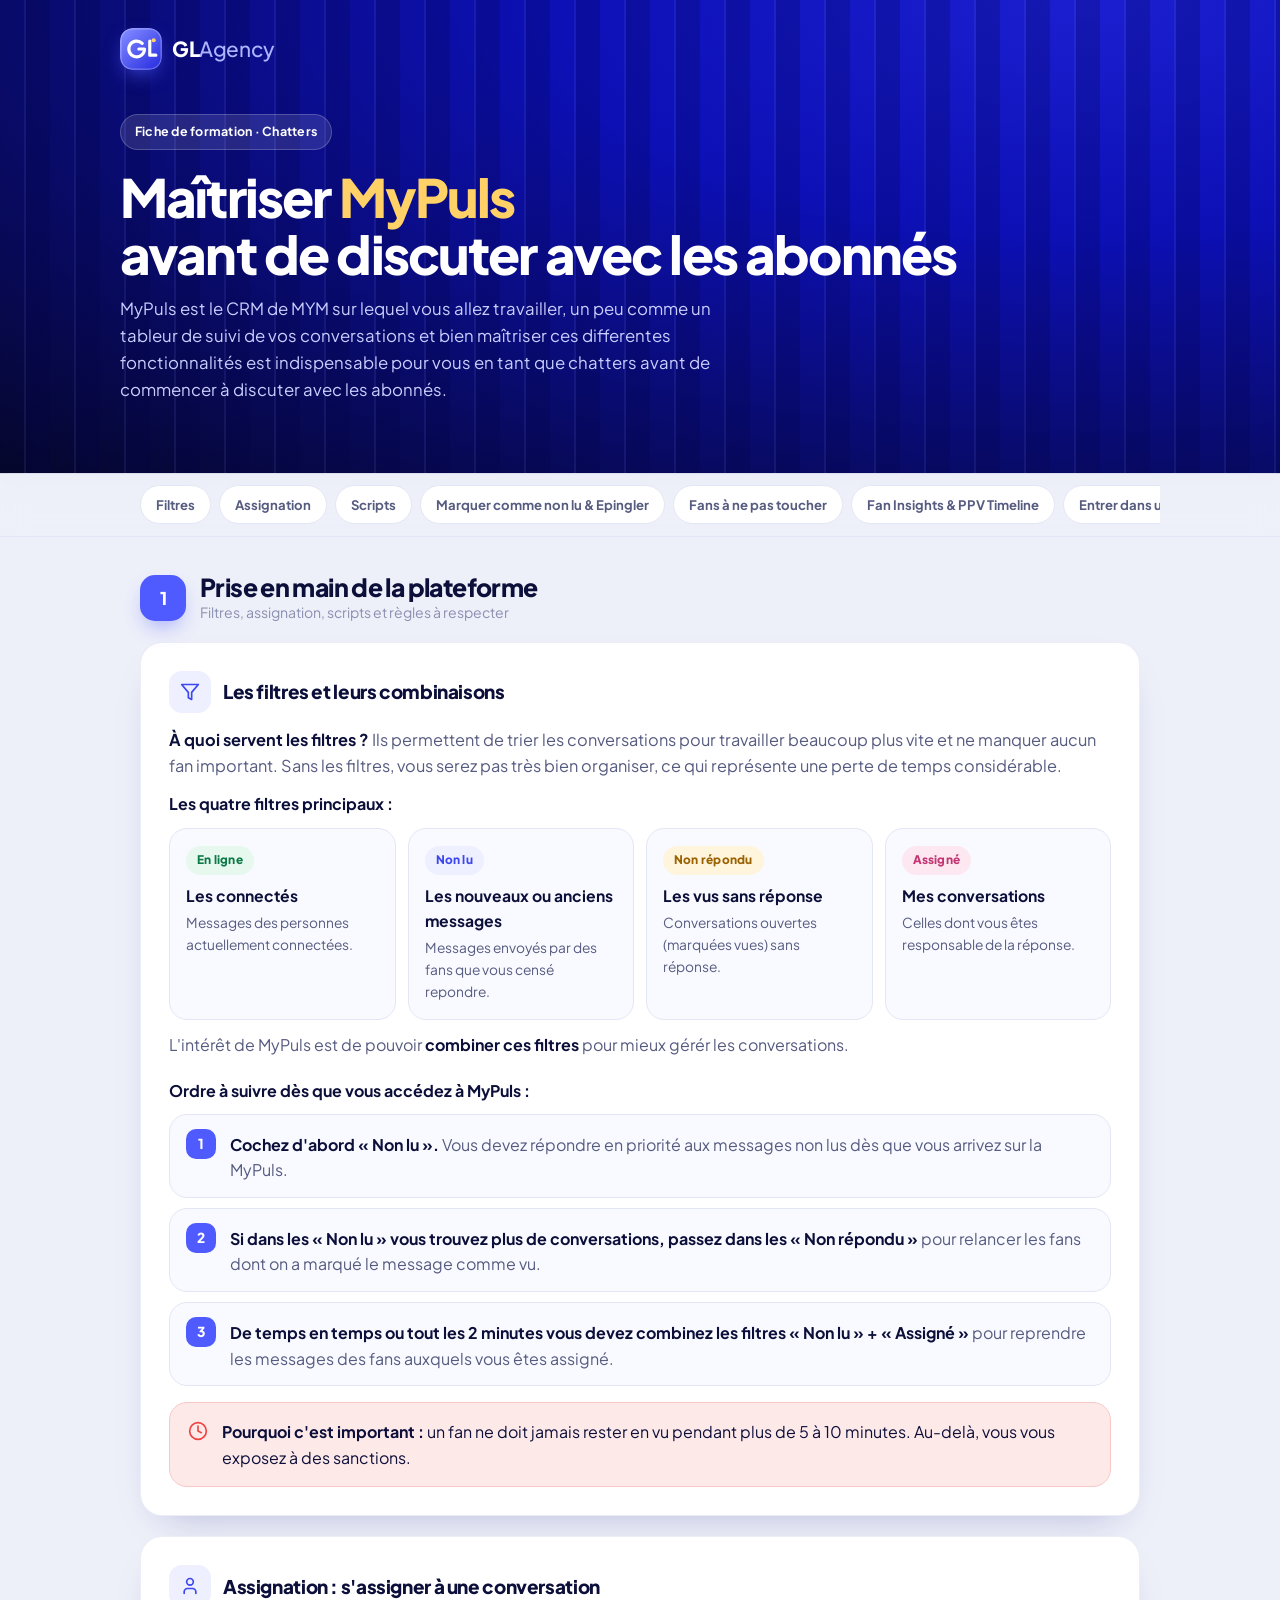
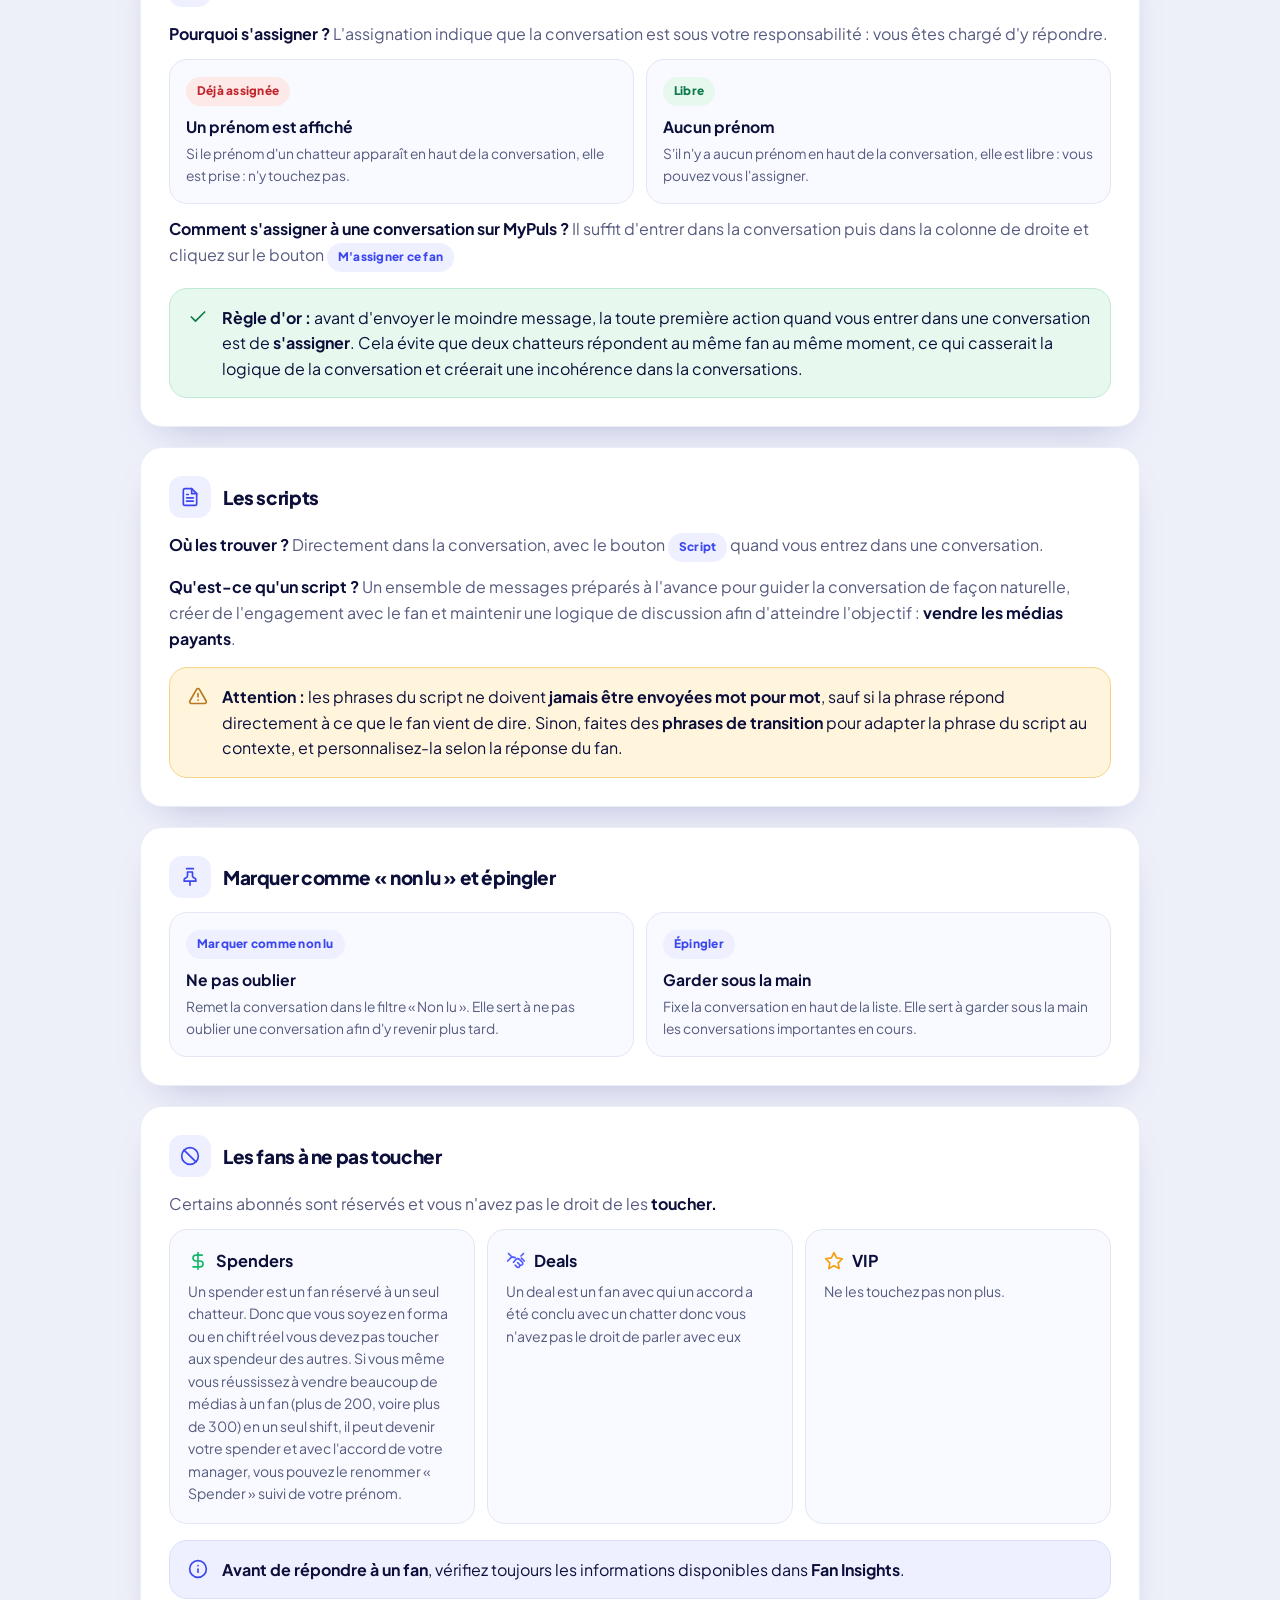
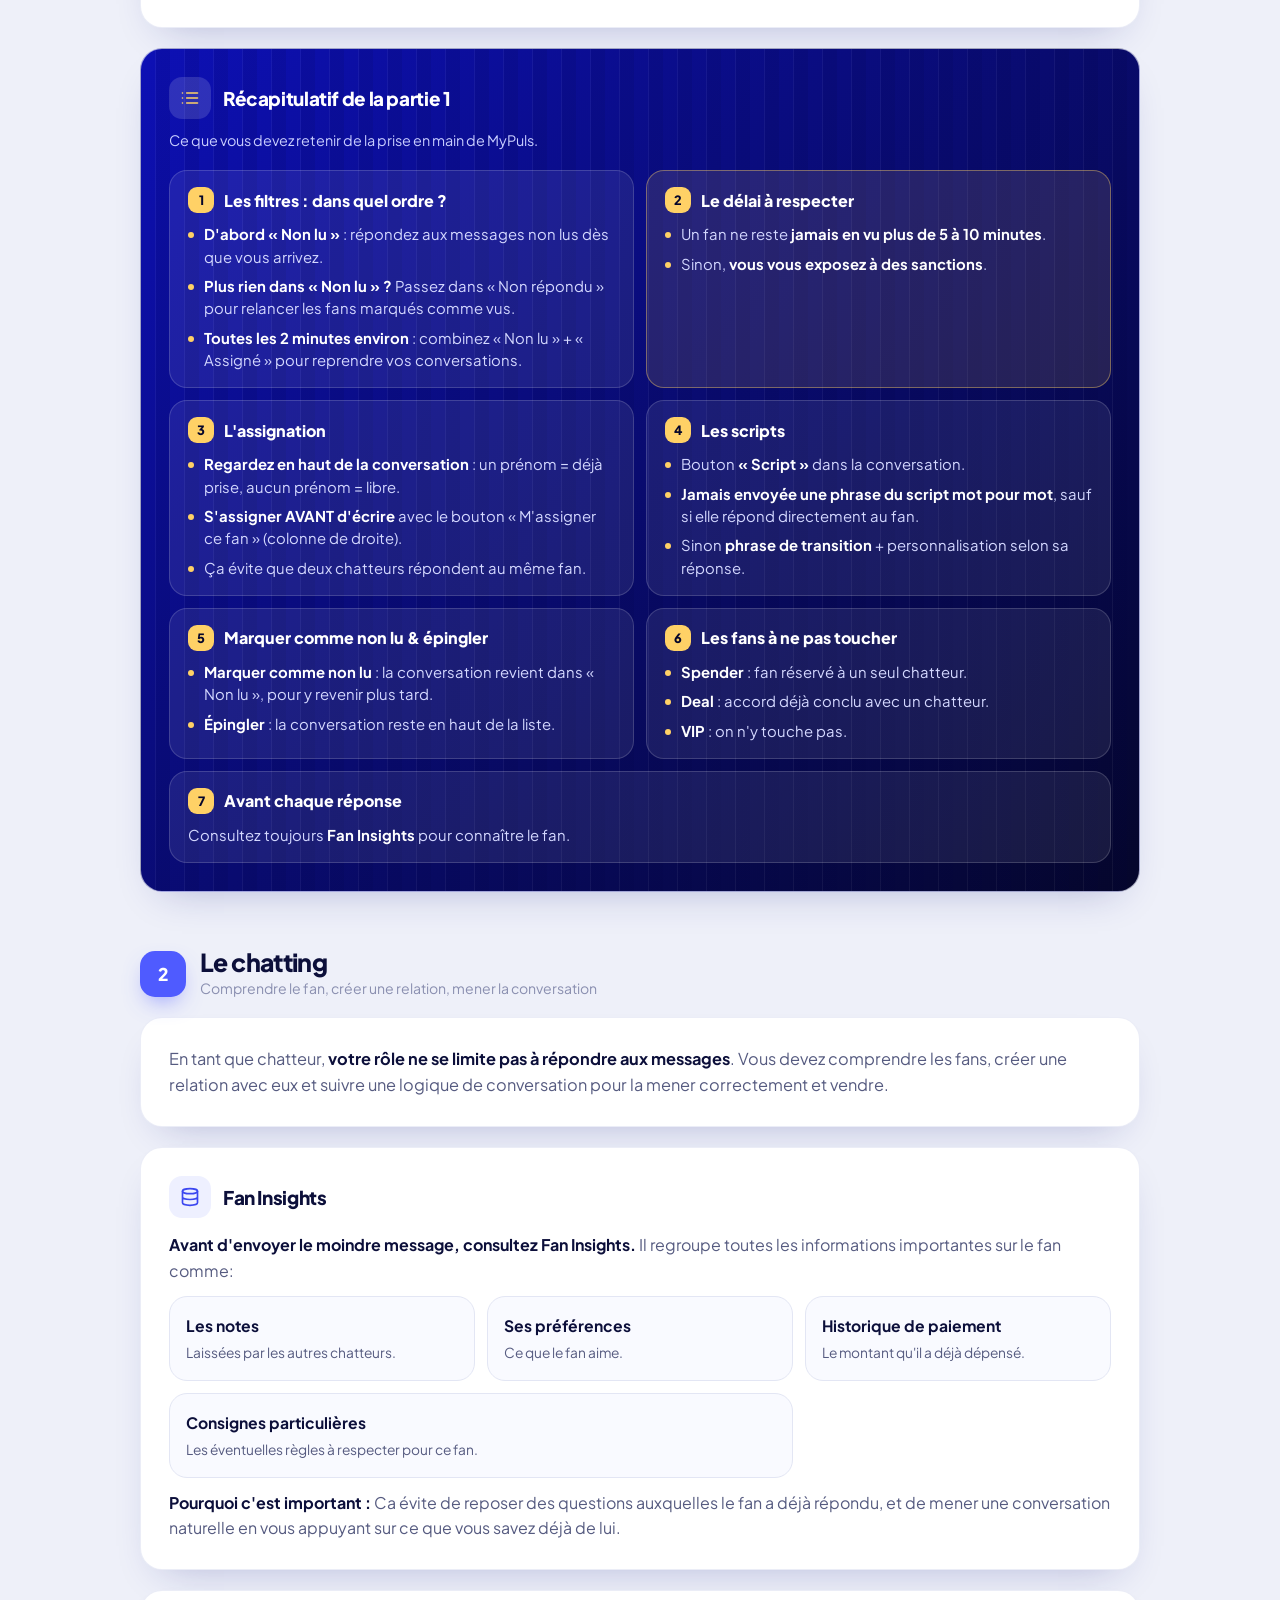
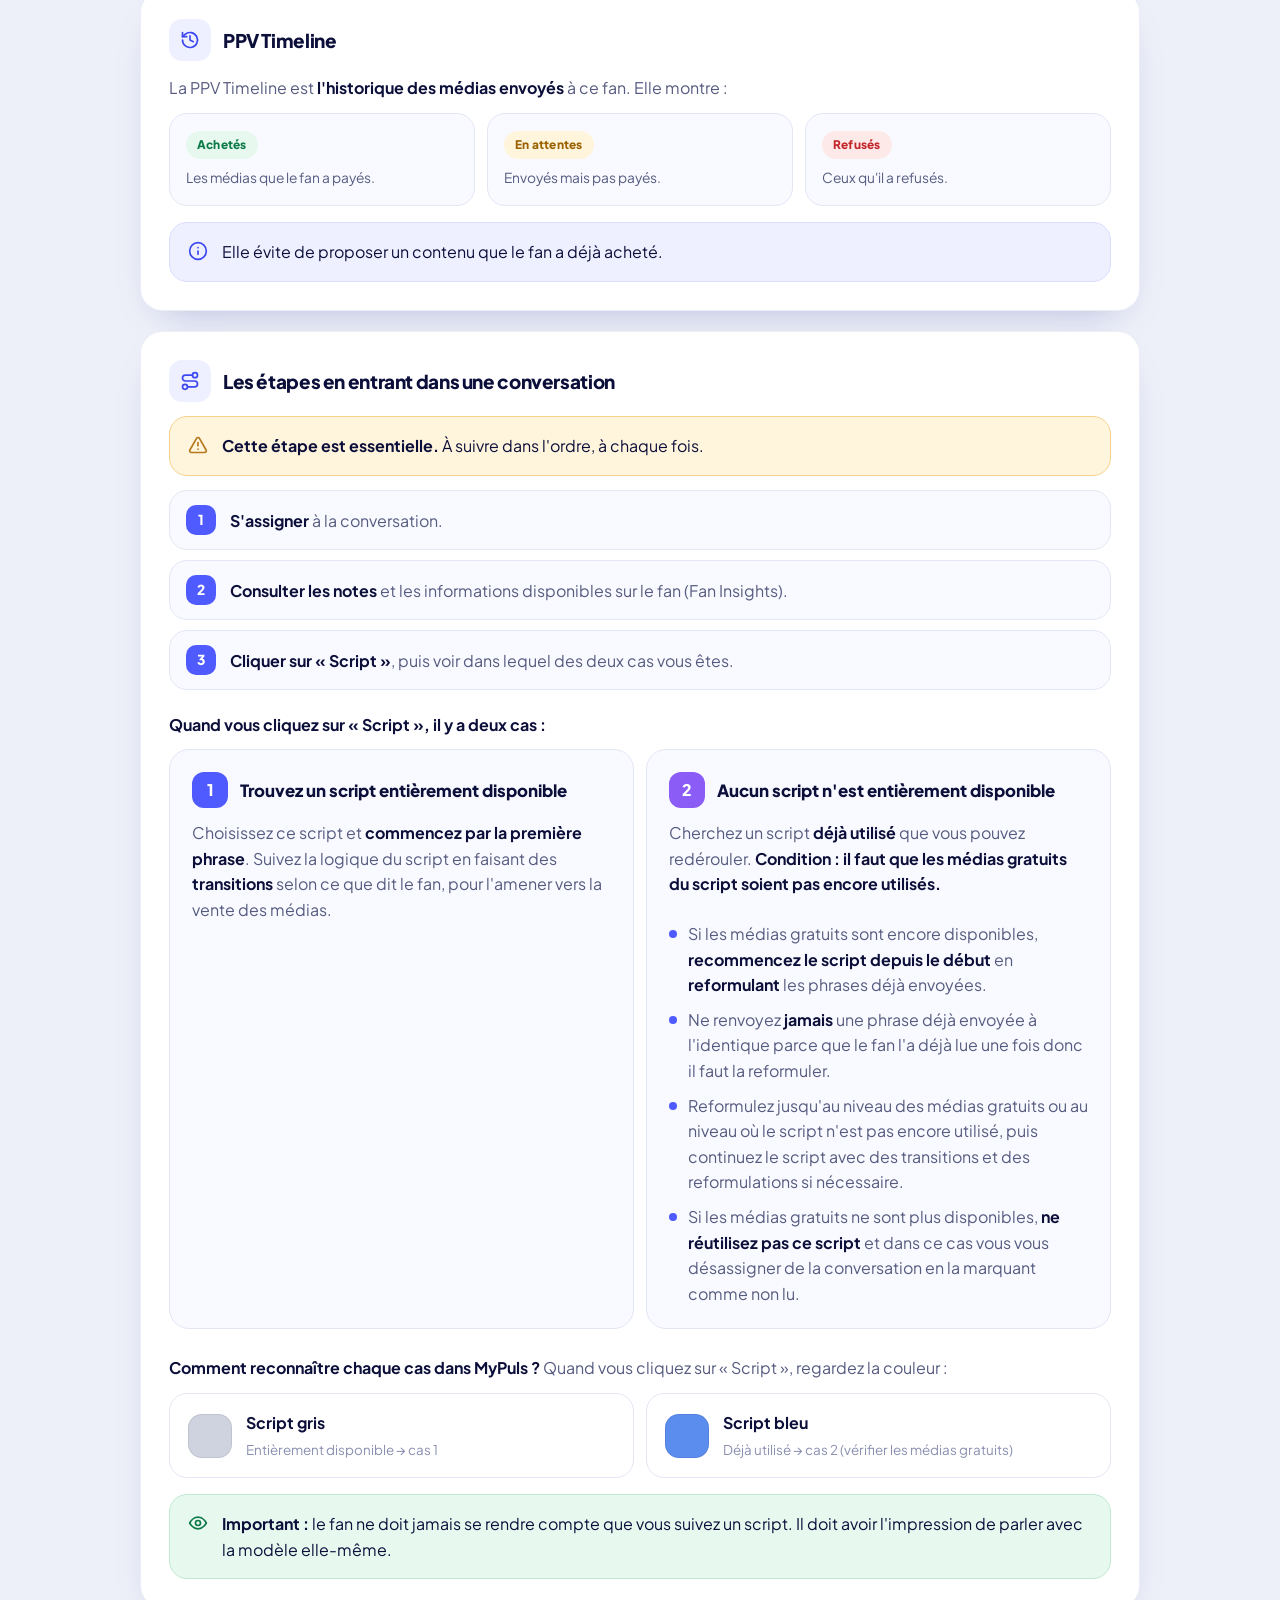
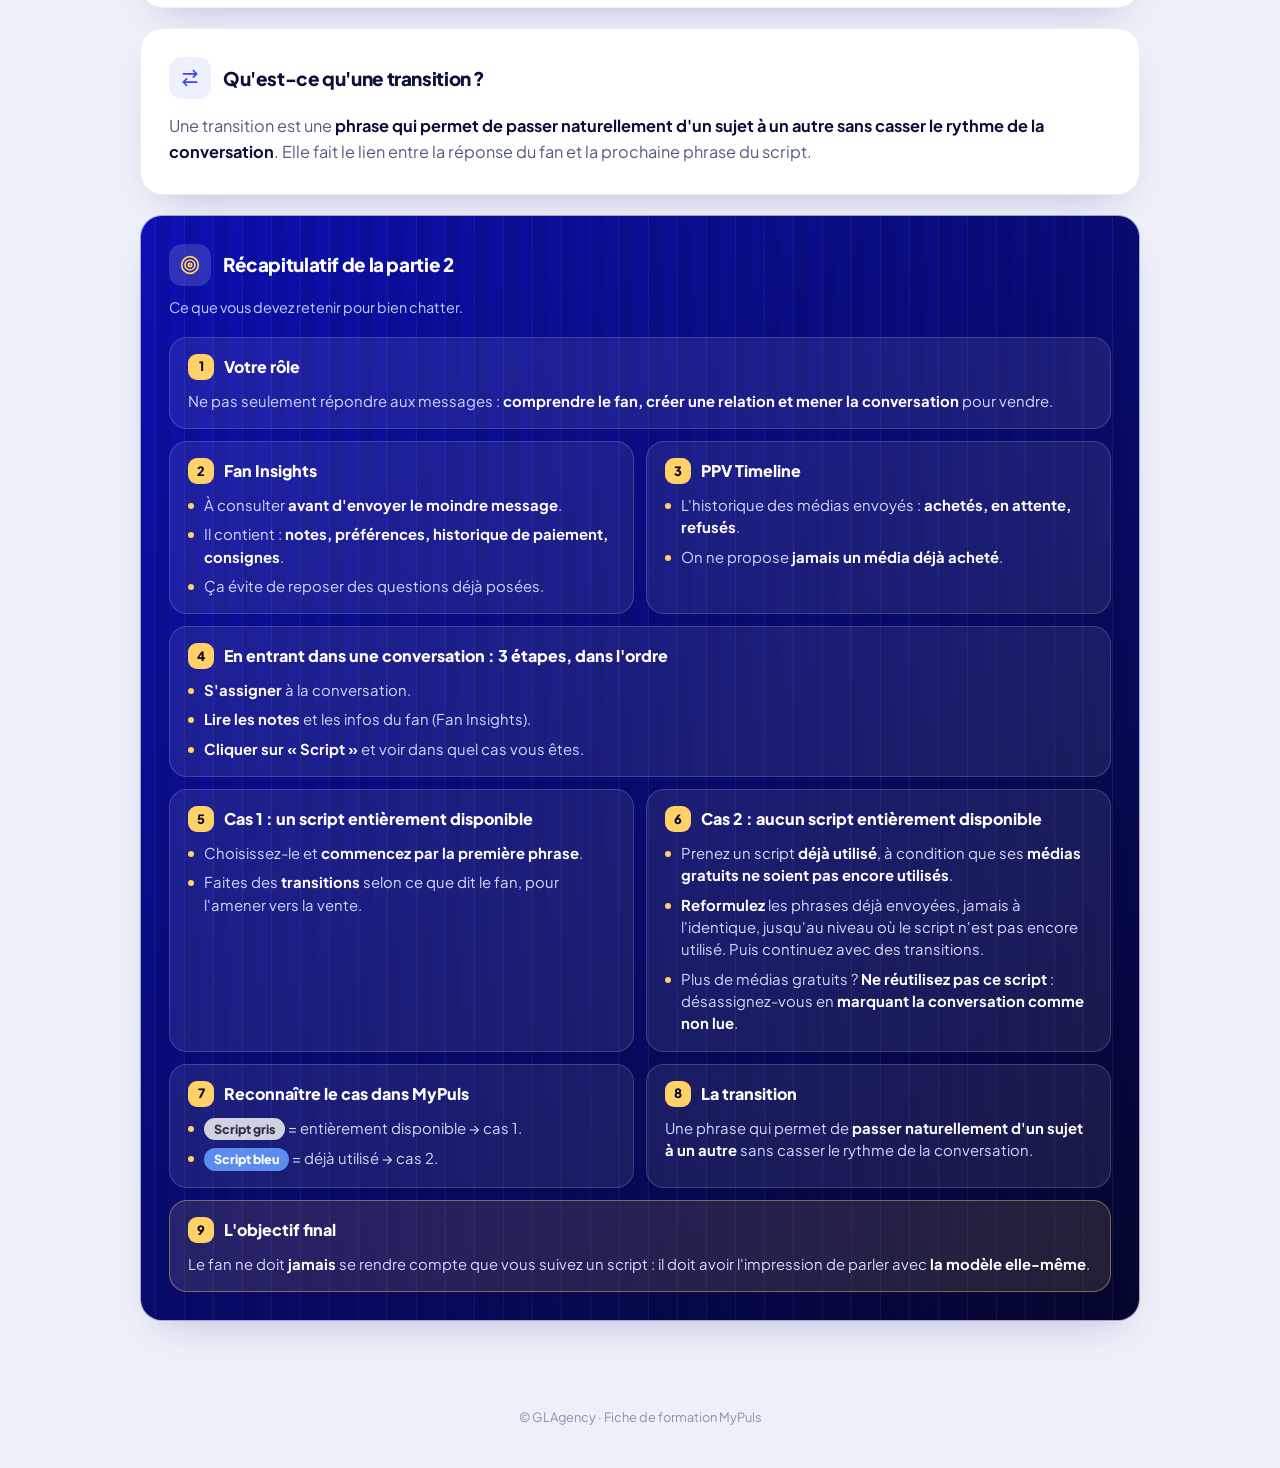
<file: fiche-mypuls.html>
<!DOCTYPE html>
<html lang="fr">

<head>
  <meta charset="UTF-8" />
  <meta name="viewport" content="width=device-width, initial-scale=1.0" />
  <title>Fiche de formation MyPuls · GLAgency</title>
  <link rel="preconnect" href="https://fonts.googleapis.com" />
  <link rel="preconnect" href="https://fonts.gstatic.com" crossorigin />
  <link href="https://fonts.googleapis.com/css2?family=Plus+Jakarta+Sans:wght@400;500;600;700;800&display=swap"
    rel="stylesheet" />
  <style>
    :root {
      --ink: #0c0f3a;
      --text: #565b80;
      --muted: #8a8fb0;
      --bg: #eef0f9;
      --card: #fff;
      --line: #e3e6f4;
      --indigo: #4f5bff;
      --indigo-600: #3c47f0;
      --indigo-50: #eef0ff;
      --royal: #0d10b5;
      --navy: #05062b;
      --green: #12b76a;
      --green-50: #e7f8ef;
      --amber: #f59e0b;
      --amber-50: #fff4dc;
      --red: #ef4444;
      --red-50: #fee9e9;
      --yellow: #ffd166;
      --radius: 22px;
      --shadow: 0 18px 40px -22px rgba(24, 30, 130, .3);
    }

    * {
      box-sizing: border-box;
      margin: 0;
      padding: 0
    }

    html {
      scroll-behavior: smooth;
      scroll-padding-top: 84px
    }

    body {
      font-family: "Plus Jakarta Sans", system-ui, -apple-system, "Segoe UI", sans-serif;
      color: var(--text);
      background: var(--bg);
      line-height: 1.6;
      -webkit-font-smoothing: antialiased
    }

    svg {
      display: block
    }

    b,
    strong {
      font-weight: 700;
      color: var(--ink)
    }

    ul,
    ol {
      list-style: none
    }

    .ico {
      width: 20px;
      height: 20px;
      fill: none;
      stroke: currentColor;
      stroke-width: 2;
      stroke-linecap: round;
      stroke-linejoin: round;
      flex-shrink: 0
    }

    /* Hero */
    .hero {
      position: relative;
      isolation: isolate;
      color: #fff;
      background: radial-gradient(120% 140% at 85% 0%, #1b1fd0 0%, var(--royal) 35%, var(--navy) 100%);
      padding: 28px 20px 70px;
      overflow: hidden
    }

    .hero::before {
      content: "";
      position: absolute;
      inset: 0;
      z-index: -1;
      background: repeating-linear-gradient(90deg, rgba(255, 255, 255, 0) 0 24px, rgba(130, 140, 255, .1) 24px 26px, rgba(0, 0, 70, .22) 26px 50px)
    }

    .wrap {
      max-width: 1040px;
      margin: 0 auto
    }

    .brand {
      display: flex;
      align-items: center;
      gap: 10px;
      margin-bottom: 44px
    }

    .brand svg {
      width: 42px;
      height: 42px;
      border-radius: 13px;
      box-shadow: 0 8px 20px -6px rgba(79, 91, 255, .8)
    }

    .brand span {
      font-size: 1.3rem;
      font-weight: 800;
      letter-spacing: -.02em
    }

    .brand span b {
      font-weight: 500;
      color: #aeb5ff
    }

    .pill {
      display: inline-flex;
      align-items: center;
      gap: 8px;
      padding: 7px 14px;
      border-radius: 999px;
      background: rgba(255, 255, 255, .12);
      border: 1px solid rgba(255, 255, 255, .2);
      font-size: .78rem;
      font-weight: 700;
      letter-spacing: .02em
    }

    .hero h1 {
      font-size: clamp(2rem, 5.4vw, 3.3rem);
      line-height: 1.08;
      font-weight: 800;
      letter-spacing: -.035em;
      margin: 18px 0 14px
    }

    .hero h1 em {
      font-style: normal;
      color: var(--yellow)
    }

    .hero p {
      max-width: 640px;
      color: #c9ceff;
      font-size: 1.05rem
    }

    /* Nav */
    .nav {
      position: sticky;
      top: 0;
      z-index: 20;
      background: rgba(238, 240, 249, .85);
      backdrop-filter: blur(12px);
      border-bottom: 1px solid var(--line);
      margin-top: -1px
    }

    .nav .wrap {
      display: flex;
      gap: 8px;
      overflow-x: auto;
      padding: 12px 20px;
      scrollbar-width: none
    }

    .nav a {
      white-space: nowrap;
      text-decoration: none;
      color: var(--text);
      font-size: .82rem;
      font-weight: 700;
      padding: 8px 15px;
      border-radius: 999px;
      background: #fff;
      border: 1.5px solid var(--line);
      transition: .2s
    }

    .nav a:hover {
      border-color: var(--indigo);
      color: var(--indigo)
    }

    main {
      max-width: 1040px;
      margin: 0 auto;
      padding: 0 20px 56px
    }

    .pull {
      margin-top: -64px;
      position: relative;
      z-index: 2
    }

    /* Cards */
    .card {
      background: var(--card);
      border-radius: var(--radius);
      padding: 28px;
      box-shadow: var(--shadow);
      border: 1px solid rgba(227, 230, 244, .7)
    }

    .part {
      margin: 56px 0 18px;
      display: flex;
      align-items: center;
      gap: 14px
    }

    .part__n {
      width: 46px;
      height: 46px;
      border-radius: 15px;
      display: grid;
      place-items: center;
      background: var(--indigo);
      color: #fff;
      font-weight: 800;
      font-size: 1.1rem;
      box-shadow: 0 10px 24px -10px rgba(79, 91, 255, .8)
    }

    .part h2 {
      font-size: 1.55rem;
      font-weight: 800;
      color: var(--ink);
      letter-spacing: -.025em;
      line-height: 1.15
    }

    .part p {
      font-size: .88rem;
      color: var(--muted)
    }

    section.block {
      margin-bottom: 20px
    }

    .block>.card>h3 {
      display: flex;
      align-items: center;
      gap: 12px;
      font-size: 1.18rem;
      font-weight: 800;
      color: var(--ink);
      letter-spacing: -.02em;
      margin-bottom: 14px
    }

    .ic {
      width: 42px;
      height: 42px;
      border-radius: 13px;
      display: grid;
      place-items: center;
      background: var(--indigo-50);
      color: var(--indigo-600);
      flex-shrink: 0
    }

    .card p+p,
    .card p+ul,
    .card ul+p,
    .card p+.grid,
    .card .grid+p {
      margin-top: 12px
    }

    .lead {
      font-size: 1.02rem
    }

    .grid {
      display: grid;
      gap: 12px
    }

    .g2 {
      grid-template-columns: repeat(2, 1fr)
    }

    .g4 {
      grid-template-columns: repeat(4, 1fr)
    }

    .tile {
      border: 1.5px solid var(--line);
      background: #f9faff;
      border-radius: 18px;
      padding: 16px
    }

    .tile b {
      display: block;
      margin: 8px 0 4px;
      font-size: .98rem
    }

    .tile p {
      font-size: .86rem;
      margin: 0 !important
    }

    .tag {
      display: inline-flex;
      align-items: center;
      gap: 6px;
      padding: 5px 11px;
      border-radius: 999px;
      font-size: .74rem;
      font-weight: 800;
      letter-spacing: .02em
    }

    .tag--ind {
      background: var(--indigo-50);
      color: var(--indigo-600)
    }

    .tag--grn {
      background: var(--green-50);
      color: #0b7a47
    }

    .tag--amb {
      background: var(--amber-50);
      color: #9a6200
    }

    .tag--red {
      background: var(--red-50);
      color: #c2262b
    }

    .tag--pink {
      background: #fde8f1;
      color: #c23572
    }

    /* steps */
    .steps {
      counter-reset: s;
      display: flex;
      flex-direction: column;
      gap: 10px
    }

    .steps li {
      counter-increment: s;
      display: flex;
      gap: 14px;
      align-items: flex-start;
      padding: 14px 16px;
      border-radius: 18px;
      background: #f9faff;
      border: 1.5px solid var(--line)
    }

    .steps li::before {
      content: counter(s);
      width: 30px;
      height: 30px;
      border-radius: 10px;
      background: var(--indigo);
      color: #fff;
      display: grid;
      place-items: center;
      font-weight: 800;
      font-size: .86rem;
      flex-shrink: 0
    }

    .steps li div {
      padding-top: 3px
    }

    .bul {
      display: flex;
      flex-direction: column;
      gap: 9px
    }

    .bul li {
      display: flex;
      gap: 11px;
      align-items: flex-start
    }

    .bul li::before {
      content: "";
      width: 8px;
      height: 8px;
      border-radius: 50%;
      background: var(--indigo);
      margin-top: 9px;
      flex-shrink: 0
    }

    .note {
      display: flex;
      gap: 14px;
      align-items: flex-start;
      padding: 16px 18px;
      border-radius: 18px;
      margin-top: 16px;
      background: var(--indigo-50);
      color: var(--ink);
      border: 1.5px solid #d9defe
    }

    .note .ico {
      color: var(--indigo-600);
      margin-top: 2px
    }

    .note--warn {
      background: var(--amber-50);
      border-color: #f6d38a
    }

    .note--warn .ico {
      color: #b7791f
    }

    .note--ok {
      background: var(--green-50);
      border-color: #bfe9d3
    }

    .note--ok .ico {
      color: #0b7a47
    }

    .note--red {
      background: var(--red-50);
      border-color: #f8c8c8
    }

    .note--red .ico {
      color: var(--red)
    }

    /* cases */
    .case {
      border-radius: 20px;
      padding: 22px;
      border: 1.5px solid var(--line);
      background: #f9faff;
      display: flex;
      flex-direction: column;
      gap: 12px
    }

    .case__head {
      display: flex;
      align-items: center;
      gap: 12px
    }

    .case__n {
      width: 36px;
      height: 36px;
      border-radius: 12px;
      display: grid;
      place-items: center;
      font-weight: 800;
      color: #fff;
      background: var(--indigo)
    }

    .case h4 {
      font-size: 1.05rem;
      color: var(--ink);
      font-weight: 800;
      line-height: 1.25
    }

    .case--2 .case__n {
      background: #8b5cf6
    }

    /* colors */
    .swatch {
      display: flex;
      align-items: center;
      gap: 14px;
      padding: 16px 18px;
      border-radius: 18px;
      border: 1.5px solid var(--line);
      background: #fff
    }

    .dot {
      width: 44px;
      height: 44px;
      border-radius: 14px;
      flex-shrink: 0;
      box-shadow: inset 0 0 0 1px rgba(0, 0, 0, .08)
    }

    .dot--gray {
      background: #cfd3df
    }

    .dot--blue {
      background: #5b8def
    }

    .swatch b {
      display: block
    }

    .swatch small {
      color: var(--muted);
      font-size: .84rem
    }

    /* Spenders etc */
    .fan {
      padding: 18px;
      border-radius: 18px;
      border: 1.5px solid var(--line);
      background: #f9faff
    }

    .fan b {
      display: flex;
      align-items: center;
      gap: 8px;
      font-size: 1.02rem;
      margin-bottom: 6px
    }

    .fan p {
      font-size: .88rem;
      margin: 0 !important
    }

    .recap {
      background: linear-gradient(135deg, var(--royal), var(--navy));
      color: #d4d8ff;
      position: relative;
      isolation: isolate;
      overflow: hidden
    }

    .recap::before {
      content: "";
      position: absolute;
      inset: 0;
      z-index: -1;
      background: repeating-linear-gradient(90deg, rgba(255, 255, 255, 0) 0 14px, rgba(255, 255, 255, .05) 14px 15px, rgba(0, 0, 60, .1) 15px 29px)
    }

    .recap h3 {
      color: #fff !important
    }

    .recap .ic {
      background: rgba(255, 255, 255, .14);
      color: var(--yellow)
    }

    .recap b {
      color: #fff
    }

    .recap ol {
      counter-reset: r;
      display: flex;
      flex-direction: column;
      gap: 10px
    }

    .recap li {
      counter-increment: r;
      display: flex;
      gap: 12px;
      align-items: flex-start
    }

    .recap li::before {
      content: counter(r);
      width: 26px;
      height: 26px;
      border-radius: 9px;
      background: rgba(255, 255, 255, .14);
      color: var(--yellow);
      font-weight: 800;
      font-size: .8rem;
      display: grid;
      place-items: center;
      flex-shrink: 0;
      margin-top: 1px
    }

    footer {
      text-align: center;
      color: var(--muted);
      font-size: .8rem;
      padding: 10px 20px 40px
    }

    @media (max-width:820px) {
      .g4 {
        grid-template-columns: repeat(2, 1fr)
      }
    }

    @media (max-width:640px) {

      .g2,
      .g4 {
        grid-template-columns: 1fr
      }

      .card {
        padding: 22px 18px
      }

      .hero {
        padding-bottom: 60px
      }
    }


    /* Récapitulatifs clairs */
    .recap .sub {
      color: #c9ceff;
      font-size: .9rem;
      margin: -4px 0 18px
    }

    .rgrid {
      display: grid;
      grid-template-columns: repeat(2, 1fr);
      gap: 12px
    }

    .rbox {
      background: rgba(255, 255, 255, .08);
      border: 1px solid rgba(255, 255, 255, .16);
      border-radius: 18px;
      padding: 16px 18px
    }

    .rbox--full {
      grid-column: 1 / -1
    }

    .rbox--alert {
      background: rgba(255, 209, 102, .12);
      border-color: rgba(255, 209, 102, .4)
    }

    .recap .rbox h4 {
      display: flex;
      align-items: center;
      gap: 10px;
      color: #fff;
      font-size: 1rem;
      font-weight: 800;
      margin-bottom: 10px
    }

    .rbox h4 i {
      font-style: normal;
      width: 26px;
      height: 26px;
      border-radius: 9px;
      background: var(--yellow);
      color: var(--navy);
      display: grid;
      place-items: center;
      font-size: .8rem;
      font-weight: 800;
      flex-shrink: 0
    }

    .recap .rbox ul {
      display: flex;
      flex-direction: column;
      gap: 7px
    }

    .recap .rbox li {
      display: flex;
      gap: 10px;
      align-items: flex-start;
      font-size: .93rem;
      line-height: 1.5
    }

    .recap .rbox li::before {
      content: "";
      counter-increment: none;
      width: 6px;
      height: 6px;
      min-width: 6px;
      border-radius: 50%;
      background: var(--yellow);
      margin-top: 9px;
      display: block
    }

    .recap .rbox p {
      font-size: .93rem;
      line-height: 1.5
    }

    .rbox .chip {
      display: inline-block;
      padding: 2px 10px;
      border-radius: 999px;
      font-size: .78rem;
      font-weight: 800;
      background: rgba(255, 255, 255, .16);
      color: #fff
    }

    .rbox .chip--gray {
      background: #cfd3df;
      color: #2b2f4a
    }

    .rbox .chip--blue {
      background: #5b8def;
      color: #fff
    }

    @media (max-width:640px) {
      .rgrid {
        grid-template-columns: 1fr
      }
    }

    @media print {
      .nav {
        display: none
      }

      .hero {
        padding-bottom: 50px
      }

      .pull {
        margin-top: 0
      }

      .card {
        box-shadow: none;
        break-inside: avoid
      }

      body {
        background: #fff
      }
    }
  </style>
</head>

<body>

  <svg width="0" height="0" style="position:absolute" aria-hidden="true">
    <symbol id="i-filter" viewBox="0 0 24 24">
      <path d="M22 3H2l8 9.46V19l4 2v-8.54z" />
    </symbol>
    <symbol id="i-user" viewBox="0 0 24 24">
      <path d="M19 21v-2a4 4 0 0 0-4-4H9a4 4 0 0 0-4 4v2" />
      <circle cx="12" cy="7" r="4" />
    </symbol>
    <symbol id="i-msg" viewBox="0 0 24 24">
      <path d="M21 15a2 2 0 0 1-2 2H7l-4 4V5a2 2 0 0 1 2-2h14a2 2 0 0 1 2 2z" />
    </symbol>
    <symbol id="i-pin" viewBox="0 0 24 24">
      <path
        d="M12 17v5M9 10.76V6h6v4.76a2 2 0 0 0 1.11 1.79l1.78.9A2 2 0 0 1 19 15.24V17H5v-1.76a2 2 0 0 1 1.11-1.79l1.78-.9A2 2 0 0 0 9 10.76zM8 2h8" />
    </symbol>
    <symbol id="i-ban" viewBox="0 0 24 24">
      <circle cx="12" cy="12" r="10" />
      <path d="m4.9 4.9 14.2 14.2" />
    </symbol>
    <symbol id="i-eye" viewBox="0 0 24 24">
      <path d="M2 12s3.6-7 10-7 10 7 10 7-3.6 7-10 7-10-7-10-7z" />
      <circle cx="12" cy="12" r="3" />
    </symbol>
    <symbol id="i-file" viewBox="0 0 24 24">
      <path d="M14 2H6a2 2 0 0 0-2 2v16a2 2 0 0 0 2 2h12a2 2 0 0 0 2-2V8z" />
      <path d="M14 2v6h6M16 13H8M16 17H8M10 9H8" />
    </symbol>
    <symbol id="i-clock" viewBox="0 0 24 24">
      <circle cx="12" cy="12" r="10" />
      <path d="M12 6v6l4 2" />
    </symbol>
    <symbol id="i-check" viewBox="0 0 24 24">
      <path d="M20 6 9 17l-5-5" />
    </symbol>
    <symbol id="i-alert" viewBox="0 0 24 24">
      <path d="m21.73 18-8-14a2 2 0 0 0-3.48 0l-8 14A2 2 0 0 0 4 21h16a2 2 0 0 0 1.73-3z" />
      <path d="M12 9v4M12 17h.01" />
    </symbol>
    <symbol id="i-info" viewBox="0 0 24 24">
      <circle cx="12" cy="12" r="10" />
      <path d="M12 16v-4M12 8h.01" />
    </symbol>
    <symbol id="i-zap" viewBox="0 0 24 24">
      <path d="M13 2 3 14h9l-1 8 10-12h-9z" />
    </symbol>
    <symbol id="i-dollar" viewBox="0 0 24 24">
      <path d="M12 2v20M17 5H9.5a3.5 3.5 0 0 0 0 7h5a3.5 3.5 0 0 1 0 7H6" />
    </symbol>
    <symbol id="i-handshake" viewBox="0 0 24 24">
      <path d="m11 17 2 2a1 1 0 1 0 3-3M14 14l2.5 2.5a1 1 0 1 0 3-3l-3.38-3.38a3 3 0 0 0-4.24 0L9 13.5" />
      <path d="m21 3-3 3M3 3l3 3M2 12l5-5 4 1M22 12l-3.5-3.5" />
    </symbol>
    <symbol id="i-star" viewBox="0 0 24 24">
      <path d="m12 2 3.09 6.26L22 9.27l-5 4.87 1.18 6.88L12 17.77l-6.18 3.25L7 14.14 2 9.27l6.91-1.01z" />
    </symbol>
    <symbol id="i-database" viewBox="0 0 24 24">
      <ellipse cx="12" cy="5" rx="9" ry="3" />
      <path d="M3 5v14a9 3 0 0 0 18 0V5M3 12a9 3 0 0 0 18 0" />
    </symbol>
    <symbol id="i-history" viewBox="0 0 24 24">
      <path d="M3 12a9 9 0 1 0 3-6.7L3 8" />
      <path d="M3 3v5h5M12 7v5l4 2" />
    </symbol>
    <symbol id="i-route" viewBox="0 0 24 24">
      <circle cx="6" cy="19" r="3" />
      <path d="M9 19h8.5a3.5 3.5 0 0 0 0-7h-11a3.5 3.5 0 0 1 0-7H15" />
      <circle cx="18" cy="5" r="3" />
    </symbol>
    <symbol id="i-swap" viewBox="0 0 24 24">
      <path d="m16 3 4 4-4 4M20 7H4M8 21l-4-4 4-4M4 17h16" />
    </symbol>
    <symbol id="i-target" viewBox="0 0 24 24">
      <circle cx="12" cy="12" r="10" />
      <circle cx="12" cy="12" r="6" />
      <circle cx="12" cy="12" r="2" />
    </symbol>
    <symbol id="i-list" viewBox="0 0 24 24">
      <path d="M8 6h13M8 12h13M8 18h13M3 6h.01M3 12h.01M3 18h.01" />
    </symbol>
  </svg>

  <header class="hero">
    <div class="wrap">
      <div class="brand">
        <svg viewBox="0 0 48 48" fill="none">
          <defs>
            <linearGradient id="g" x1="6" y1="4" x2="44" y2="46" gradientUnits="userSpaceOnUse">
              <stop stop-color="#7d86ff" />
              <stop offset="1" stop-color="#2a2fe0" />
            </linearGradient>
          </defs>
          <rect width="48" height="48" rx="14" fill="url(#g)" />
          <rect x="1" y="1" width="46" height="46" rx="13" stroke="#fff" stroke-opacity=".28" stroke-width="1.5" />
          <g stroke="#fff" stroke-width="3.6" stroke-linecap="round" stroke-linejoin="round">
            <path d="M25.4 17.6A9 9 0 1 0 28 24H21.5" />
            <path d="M34 15v16h7" />
          </g>
          <circle cx="38.5" cy="14" r="2.4" fill="#ffd166" />
        </svg>
        <span>GL<b>Agency</b></span>
      </div>
      <span class="pill">Fiche de formation · Chatters</span>
      <h1>Maîtriser <em>MyPuls</em><br />avant de discuter avec les abonnés</h1>
      <p>MyPuls est le CRM de MYM sur lequel vous allez travailler, un peu comme un tableur de suivi de vos
        conversations et bien maîtriser ces differentes fonctionnalités est indispensable pour vous en tant que chatters
        avant de commencer à discuter avec les abonnés.</p>
    </div>
  </header>

  <nav class="nav" aria-label="Sommaire">
    <div class="wrap">
      <a href="#filtres">Filtres</a>
      <a href="#assignation">Assignation</a>
      <a href="#scripts">Scripts</a>
      <a href="#fonctions">Marquer comme non lu &amp; Epingler</a>
      <a href="#interdits">Fans à ne pas toucher</a>
      <a href="#fan-inside">Fan Insights &amp; PPV Timeline</a>
      <a href="#entree">Entrer dans une conversation</a>
      <a href="#transition">Transition</a>
    </div>
  </nav>

  <main>

    <!-- ===================== PARTIE 1 ===================== -->
    <div class="part" style="margin-top:36px">
      <span class="part__n">1</span>
      <div>
        <h2>Prise en main de la plateforme</h2>
        <p>Filtres, assignation, scripts et règles à respecter</p>
      </div>
    </div>

    <section class="block" id="filtres">
      <div class="card">
        <h3><span class="ic"><svg class="ico">
              <use href="#i-filter" />
            </svg></span>Les filtres et leurs combinaisons</h3>
        <p class="lead"><b>À quoi servent les filtres ?</b> Ils permettent de trier les conversations pour travailler
          beaucoup plus vite et ne manquer aucun fan important. Sans les filtres, vous serez pas très bien organiser, ce
          qui représente une perte de temps considérable.</p>
        <p><b>Les quatre filtres principaux :</b></p>
        <div class="grid g4">
          <div class="tile"><span class="tag tag--grn">En ligne</span><b>Les connectés</b>
            <p>Messages des personnes actuellement connectées.</p>
          </div>
          <div class="tile"><span class="tag tag--ind">Non lu</span><b>Les nouveaux ou anciens messages</b>
            <p>Messages envoyés par des fans que vous censé repondre.</p>
          </div>
          <div class="tile"><span class="tag tag--amb">Non répondu</span><b>Les vus sans réponse</b>
            <p>Conversations ouvertes (marquées vues) sans réponse.</p>
          </div>
          <div class="tile"><span class="tag tag--pink">Assigné</span><b>Mes conversations</b>
            <p>Celles dont vous êtes responsable de la réponse.</p>
          </div>
        </div>
        <p>L'intérêt de MyPuls est de pouvoir <b>combiner ces filtres</b> pour mieux gérér les conversations.</p>
        <p style="margin-top:20px"><b>Ordre à suivre dès que vous accédez à MyPuls :</b></p>
        <ol class="steps" style="margin-top:10px">
          <li>
            <div><b>Cochez d'abord « Non lu ».</b> Vous devez répondre en priorité aux messages non lus dès que vous
              arrivez sur la MyPuls.</div>
          </li>
          <li>
            <div><b>Si dans les « Non lu » vous trouvez plus de conversations, passez dans les « Non répondu »</b> pour
              relancer les fans dont on a marqué
              le message comme vu.</div>
          </li>
          <li>
            <div><b>De temps en temps ou tout les 2 minutes vous devez combinez les filtres « Non lu » + « Assigné »</b>
              pour reprendre les messages des fans
              auxquels vous êtes assigné.</div>
          </li>
        </ol>
        <div class="note note--red"><svg class="ico">
            <use href="#i-clock" />
          </svg>
          <div><b>Pourquoi c'est important :</b> un fan ne doit jamais rester en vu pendant plus de 5 à 10 minutes.
            Au-delà, vous vous exposez à des sanctions.</div>
        </div>
      </div>
    </section>

    <section class="block" id="assignation">
      <div class="card">
        <h3><span class="ic"><svg class="ico">
              <use href="#i-user" />
            </svg></span>Assignation : s'assigner à une conversation</h3>
        <p><b>Pourquoi s'assigner ?</b> L'assignation indique que la conversation est sous votre responsabilité : vous
          êtes chargé d'y répondre.</p>
        <div class="grid g2" style="margin-top:12px">
          <div class="tile"><span class="tag tag--red">Déjà assignée</span><b>Un prénom est affiché</b>
            <p>Si le prénom d'un chatteur apparaît en haut de la conversation, elle est prise : n'y touchez pas.</p>
          </div>
          <div class="tile"><span class="tag tag--grn">Libre</span><b>Aucun prénom</b>
            <p>S'il n'y a aucun prénom en haut de la conversation, elle est libre : vous pouvez vous l'assigner.</p>
          </div>
        </div>
        <p><b>Comment s'assigner à une conversation sur MyPuls ?</b> Il suffit d'entrer dans la conversation puis dans
          la colonne de droite et cliquez
          sur le bouton
          <span class="tag tag--ind">M'assigner ce fan</span>
        </p>
        <div class="note note--ok"><svg class="ico">
            <use href="#i-check" />
          </svg>
          <div><b>Règle d'or :</b> avant d'envoyer le moindre message, la toute première action quand vous entrer dans
            une conversation est de <b>s'assigner</b>.
            Cela évite que deux chatteurs répondent au même fan au même moment, ce qui casserait la logique de la
            conversation et créerait une incohérence dans la conversations.
          </div>
        </div>
      </div>
    </section>

    <section class="block" id="scripts">
      <div class="card">
        <h3><span class="ic"><svg class="ico">
              <use href="#i-file" />
            </svg></span>Les scripts</h3>
        <p><b>Où les trouver ?</b> Directement dans la conversation, avec le bouton <span
            class="tag tag--ind">Script</span> quand vous entrez dans une conversation.</p>
        <p><b>Qu'est-ce qu'un script ?</b> Un ensemble de messages préparés à l'avance pour guider la conversation de
          façon naturelle, créer de l'engagement avec le fan et maintenir une logique de discussion afin d'atteindre
          l'objectif : <b>vendre les médias payants</b>.</p>
        <div class="note note--warn"><svg class="ico">
            <use href="#i-alert" />
          </svg>
          <div><b>Attention :</b> les phrases du script ne doivent <b>jamais être envoyées mot pour mot</b>, sauf si la
            phrase répond directement à ce que le fan vient de dire. Sinon, faites des <b>phrases de transition</b> pour
            adapter la phrase du script au contexte, et personnalisez-la selon la réponse du fan.</div>
        </div>
      </div>
    </section>

    <section class="block" id="fonctions">
      <div class="card">
        <h3><span class="ic"><svg class="ico">
              <use href="#i-pin" />
            </svg></span>Marquer comme « non lu » et épingler</h3>
        <div class="grid g2">
          <div class="tile"><span class="tag tag--ind">Marquer comme non lu</span><b>Ne pas oublier</b>
            <p>Remet la conversation dans le filtre « Non lu ». Elle sert à ne pas oublier une conversation afin d'y
              revenir plus tard.</p>
          </div>
          <div class="tile"><span class="tag tag--ind">Épingler</span><b>Garder sous la main</b>
            <p>Fixe la conversation en haut de la liste. Elle sert à garder sous la main les conversations importantes
              en cours.</p>
          </div>
        </div>
      </div>
    </section>

    <section class="block" id="interdits">
      <div class="card">
        <h3><span class="ic"><svg class="ico">
              <use href="#i-ban" />
            </svg></span>Les fans à ne pas toucher</h3>
        <p>Certains abonnés sont réservés et vous n'avez pas le droit de les <b>toucher.</b></p>
        <div class="grid g2" style="grid-template-columns:repeat(3,1fr)" id="fans">
          <div class="fan"><b><svg class="ico" style="color:var(--green)">
                <use href="#i-dollar" />
              </svg>Spenders</b>
            <p>Un spender est un fan réservé à un seul chatteur. Donc que vous soyez en forma ou en chift réel vous
              devez pas toucher aux spendeur des autres. Si vous même vous réussissez à vendre beaucoup de médias à un
              fan (plus de 200, voire plus de 300) en un seul shift, il peut devenir votre spender et avec l'accord de
              votre manager, vous pouvez le renommer « Spender » suivi de votre prénom. </p>
          </div>
          <div class="fan"><b><svg class="ico" style="color:var(--indigo)">
                <use href="#i-handshake" />
              </svg>Deals</b>
            <p>Un deal est un fan avec qui un accord a été conclu avec un chatter donc vous n'avez pas le droit de
              parler avec eux</p>
          </div>
          <div class="fan"><b><svg class="ico" style="color:var(--amber)">
                <use href="#i-star" />
              </svg>VIP</b>
            <p>Ne les touchez pas non plus.</p>
          </div>
        </div>
        <div class="note"><svg class="ico">
            <use href="#i-info" />
          </svg>
          <div><b>Avant de répondre à un fan</b>, vérifiez toujours les informations disponibles dans <b>Fan
              Insights</b>.
          </div>
        </div>
      </div>
    </section>

    <section class="block" id="recap1">
      <div class="card recap">
        <h3><span class="ic"><svg class="ico">
              <use href="#i-list" />
            </svg></span>Récapitulatif de la partie 1</h3>
        <p class="sub">Ce que vous devez retenir de la prise en main de MyPuls.</p>
        <div class="rgrid">
          <div class="rbox">
            <h4><i>1</i>Les filtres : dans quel ordre ?</h4>
            <ul>
              <li>
                <div><b>D'abord « Non lu »</b> : répondez aux messages non lus dès que vous arrivez.</div>
              </li>
              <li>
                <div><b>Plus rien dans « Non lu » ?</b> Passez dans « Non répondu » pour relancer les fans marqués comme
                  vus.</div>
              </li>
              <li>
                <div><b>Toutes les 2 minutes environ</b> : combinez « Non lu » + « Assigné » pour reprendre vos
                  conversations.</div>
              </li>
            </ul>
          </div>
          <div class="rbox rbox--alert">
            <h4><i>2</i>Le délai à respecter</h4>
            <ul>
              <li>
                <div>Un fan ne reste <b>jamais en vu plus de 5 à 10 minutes</b>.</div>
              </li>
              <li>
                <div>Sinon, <b>vous vous exposez à des sanctions</b>.</div>
              </li>
            </ul>
          </div>
          <div class="rbox">
            <h4><i>3</i>L'assignation</h4>
            <ul>
              <li>
                <div><b>Regardez en haut de la conversation</b> : un prénom = déjà prise, aucun prénom = libre.</div>
              </li>
              <li>
                <div><b>S'assigner AVANT d'écrire</b> avec le bouton « M'assigner ce fan » (colonne de droite).</div>
              </li>
              <li>
                <div>Ça évite que deux chatteurs répondent au même fan.</div>
              </li>
            </ul>
          </div>
          <div class="rbox">
            <h4><i>4</i>Les scripts</h4>
            <ul>
              <li>
                <div>Bouton <b>« Script »</b> dans la conversation.</div>
              </li>
              <li>
                <div><b>Jamais envoyée une phrase du script mot pour mot</b>, sauf si elle répond directement au fan.
                </div>
              </li>
              <li>
                <div>Sinon <b>phrase de transition</b> + personnalisation selon sa réponse.</div>
              </li>
            </ul>
          </div>
          <div class="rbox">
            <h4><i>5</i>Marquer comme non lu &amp; épingler</h4>
            <ul>
              <li>
                <div><b>Marquer comme non lu</b> : la conversation revient dans « Non lu », pour y revenir plus tard.
                </div>
              </li>
              <li>
                <div><b>Épingler</b> : la conversation reste en haut de la liste.</div>
              </li>
            </ul>
          </div>
          <div class="rbox">
            <h4><i>6</i>Les fans à ne pas toucher</h4>
            <ul>
              <li>
                <div><b>Spender</b> : fan réservé à un seul chatteur.</div>
              </li>
              <li>
                <div><b>Deal</b> : accord déjà conclu avec un chatteur.</div>
              </li>
              <li>
                <div><b>VIP</b> : on n'y touche pas.</div>
              </li>
            </ul>
          </div>
          <div class="rbox rbox--full">
            <h4><i>7</i>Avant chaque réponse</h4>
            <p>Consultez toujours <b>Fan Insights</b> pour connaître le fan.</p>
          </div>
        </div>
      </div>
    </section>

    <!-- ===================== PARTIE 2 ===================== -->
    <div class="part">
      <span class="part__n">2</span>
      <div>
        <h2>Le chatting</h2>
        <p>Comprendre le fan, créer une relation, mener la conversation</p>
      </div>
    </div>

    <section class="block">
      <div class="card">
        <p class="lead">En tant que chatteur, <b>votre rôle ne se limite pas à répondre aux messages</b>. Vous devez
          comprendre les fans, créer une relation avec eux et suivre une logique de conversation pour la mener
          correctement et vendre.
        </p>
      </div>
    </section>

    <section class="block" id="fan-inside">
      <div class="card">
        <h3><span class="ic"><svg class="ico">
              <use href="#i-database" />
            </svg></span>Fan Insights</h3>
        <p><b>Avant d'envoyer le moindre message, consultez Fan Insights.</b> Il regroupe toutes les informations
          importantes sur le fan comme:</p>
        <div class="grid g2" style="margin-top:12px;grid-template-columns:repeat(3,1fr)">
          <div class="tile"><b style="margin-top:0">Les notes</b>
            <p>Laissées par les autres chatteurs.</p>
          </div>
          <div class="tile"><b style="margin-top:0">Ses préférences</b>
            <p>Ce que le fan aime.</p>
          </div>
          <div class="tile"><b style="margin-top:0">Historique de paiement</b>
            <p>Le montant qu'il a déjà dépensé.</p>
          </div>

          <div class="tile" style="grid-column:span 2"><b style="margin-top:0">Consignes particulières</b>
            <p>Les éventuelles règles à respecter pour ce fan.</p>
          </div>
        </div>
        <p><b>Pourquoi c'est important :</b> Ca évite de reposer des questions auxquelles le fan a déjà répondu, et de
          mener une conversation naturelle en vous appuyant sur ce que vous savez déjà de lui.</p>
      </div>
    </section>

    <section class="block">
      <div class="card">
        <h3><span class="ic"><svg class="ico">
              <use href="#i-history" />
            </svg></span>PPV Timeline</h3>
        <p>La PPV Timeline est <b>l'historique des médias envoyés</b> à ce fan. Elle montre :</p>
        <div class="grid g2" style="margin-top:12px;grid-template-columns:repeat(3,1fr)">
          <div class="tile"><span class="tag tag--grn">Achetés</span>
            <p style="margin-top:8px!important">Les médias que le fan a payés.</p>
          </div>
          <div class="tile"><span class="tag tag--amb">En attentes</span>
            <p style="margin-top:8px!important">Envoyés mais pas payés.</p>
          </div>
          <div class="tile"><span class="tag tag--red">Refusés</span>
            <p style="margin-top:8px!important">Ceux qu'il a refusés.</p>
          </div>
        </div>
        <div class="note"><svg class="ico">
            <use href="#i-info" />
          </svg>
          <div>Elle évite de proposer un contenu que le fan a déjà acheté.</div>
        </div>
      </div>
    </section>

    <section class="block" id="entree">
      <div class="card">
        <h3><span class="ic"><svg class="ico">
              <use href="#i-route" />
            </svg></span>Les étapes en entrant dans une conversation</h3>
        <div class="note note--warn" style="margin-top:0"><svg class="ico">
            <use href="#i-alert" />
          </svg>
          <div><b>Cette étape est essentielle.</b> À suivre dans l'ordre, à chaque fois.</div>
        </div>
        <ol class="steps" style="margin-top:14px">
          <li>
            <div><b>S'assigner</b> à la conversation.</div>
          </li>
          <li>
            <div><b>Consulter les notes</b> et les informations disponibles sur le fan (Fan Insights).</div>
          </li>
          <li>
            <div><b>Cliquer sur « Script »</b>, puis voir dans lequel des deux cas vous êtes.</div>
          </li>
        </ol>

        <p style="margin-top:22px"><b>Quand vous cliquez sur « Script », il y a deux cas :</b></p>
        <div class="grid g2" style="margin-top:12px">
          <div class="case">
            <div class="case__head"><span class="case__n">1</span>
              <h4>Trouvez un script entièrement disponible</h4>
            </div>
            <p>Choisissez ce script et <b>commencez par la première phrase</b>. Suivez la logique du script en faisant
              des <b>transitions</b> selon ce que dit le fan, pour l'amener vers la vente des médias.</p>
          </div>
          <div class="case case--2">
            <div class="case__head"><span class="case__n">2</span>
              <h4>Aucun script n'est entièrement disponible</h4>
            </div>
            <p>Cherchez un script <b>déjà utilisé</b> que vous pouvez redérouler. <b>Condition : il faut que les médias
                gratuits du script soient pas encore utilisés.</b></p>
            <ul class="bul">
              <li>
                <div>Si les médias gratuits sont encore disponibles, <b>recommencez le script depuis le début</b> en
                  <b>reformulant</b> les phrases déjà envoyées.
                </div>
              </li>
              <li>
                <div>Ne renvoyez <b>jamais</b> une phrase déjà envoyée à l'identique parce que le fan l'a déjà lue une
                  fois donc il faut la reformuler.
                </div>
              </li>
              <li>
                <div>Reformulez jusqu'au niveau des médias gratuits ou au niveau où le script n'est pas encore utilisé,
                  puis continuez le script avec des transitions et
                  des reformulations si nécessaire.</div>
              </li>
              <li>
                <div>Si les médias gratuits ne sont plus disponibles, <b>ne réutilisez pas ce script</b> et dans ce cas
                  vous vous désassigner de la conversation en la marquant comme non lu.</div>
              </li>
            </ul>
          </div>
        </div>

        <p style="margin-top:26px"><b>Comment reconnaître chaque cas dans MyPuls ?</b> Quand vous cliquez sur « Script
          », regardez la couleur :</p>
        <div class="grid g2" style="margin-top:12px">
          <div class="swatch"><span class="dot dot--gray"></span>
            <div><b>Script gris</b><small>Entièrement disponible → cas 1</small></div>
          </div>
          <div class="swatch"><span class="dot dot--blue"></span>
            <div><b>Script bleu</b><small>Déjà utilisé → cas 2 (vérifier les médias gratuits)</small></div>
          </div>
        </div>

        <div class="note note--ok"><svg class="ico">
            <use href="#i-eye" />
          </svg>
          <div><b>Important :</b> le fan ne doit jamais se rendre compte que vous suivez un script. Il doit avoir
            l'impression de parler avec la modèle elle-même.</div>
        </div>
      </div>
    </section>

    <section class="block" id="transition">
      <div class="card">
        <h3><span class="ic"><svg class="ico">
              <use href="#i-swap" />
            </svg></span>Qu'est-ce qu'une transition ?</h3>
        <p class="lead">Une transition est une <b>phrase qui permet de passer naturellement d'un sujet à un autre sans
            casser le rythme de la conversation</b>. Elle fait le lien entre la réponse du fan et la prochaine phrase du
          script.</p>
      </div>
    </section>

    <section class="block" id="recap2">
      <div class="card recap">
        <h3><span class="ic"><svg class="ico">
              <use href="#i-target" />
            </svg></span>Récapitulatif de la partie 2</h3>
        <p class="sub">Ce que vous devez retenir pour bien chatter.</p>
        <div class="rgrid">
          <div class="rbox rbox--full">
            <h4><i>1</i>Votre rôle</h4>
            <p>Ne pas seulement répondre aux messages : <b>comprendre le fan, créer une relation et mener la
                conversation</b> pour vendre.</p>
          </div>
          <div class="rbox">
            <h4><i>2</i>Fan Insights</h4>
            <ul>
              <li>
                <div>À consulter <b>avant d'envoyer le moindre message</b>.</div>
              </li>
              <li>
                <div>Il contient : <b>notes, préférences, historique de paiement, consignes</b>.</div>
              </li>
              <li>
                <div>Ça évite de reposer des questions déjà posées.</div>
              </li>
            </ul>
          </div>
          <div class="rbox">
            <h4><i>3</i>PPV Timeline</h4>
            <ul>
              <li>
                <div>L'historique des médias envoyés : <b>achetés, en attente, refusés</b>.</div>
              </li>
              <li>
                <div>On ne propose <b>jamais un média déjà acheté</b>.</div>
              </li>
            </ul>
          </div>
          <div class="rbox rbox--full">
            <h4><i>4</i>En entrant dans une conversation : 3 étapes, dans l'ordre</h4>
            <ul>
              <li>
                <div><b>S'assigner</b> à la conversation.</div>
              </li>
              <li>
                <div><b>Lire les notes</b> et les infos du fan (Fan Insights).</div>
              </li>
              <li>
                <div><b>Cliquer sur « Script »</b> et voir dans quel cas vous êtes.</div>
              </li>
            </ul>
          </div>
          <div class="rbox">
            <h4><i>5</i>Cas 1 : un script entièrement disponible</h4>
            <ul>
              <li>
                <div>Choisissez-le et <b>commencez par la première phrase</b>.</div>
              </li>
              <li>
                <div>Faites des <b>transitions</b> selon ce que dit le fan, pour l'amener vers la vente.</div>
              </li>
            </ul>
          </div>
          <div class="rbox">
            <h4><i>6</i>Cas 2 : aucun script entièrement disponible</h4>
            <ul>
              <li>
                <div>Prenez un script <b>déjà utilisé</b>, à condition que ses <b>médias gratuits ne soient pas encore
                    utilisés</b>.</div>
              </li>
              <li>
                <div><b>Reformulez</b> les phrases déjà envoyées, jamais à l'identique, jusqu'au niveau où le script
                  n'est pas encore utilisé. Puis continuez avec des transitions.</div>
              </li>
              <li>
                <div>Plus de médias gratuits ? <b>Ne réutilisez pas ce script</b> : désassignez-vous en <b>marquant la
                    conversation comme non lue</b>.</div>
              </li>
            </ul>
          </div>
          <div class="rbox">
            <h4><i>7</i>Reconnaître le cas dans MyPuls</h4>
            <ul>
              <li>
                <div><span class="chip chip--gray">Script gris</span> = entièrement disponible → cas 1.</div>
              </li>
              <li>
                <div><span class="chip chip--blue">Script bleu</span> = déjà utilisé → cas 2.</div>
              </li>
            </ul>
          </div>
          <div class="rbox">
            <h4><i>8</i>La transition</h4>
            <p>Une phrase qui permet de <b>passer naturellement d'un sujet à un autre</b> sans casser le rythme de la
              conversation.</p>
          </div>
          <div class="rbox rbox--alert rbox--full">
            <h4><i>9</i>L'objectif final</h4>
            <p>Le fan ne doit <b>jamais</b> se rendre compte que vous suivez un script : il doit avoir l'impression de
              parler avec <b>la modèle elle-même</b>.</p>
          </div>
        </div>
      </div>
    </section>

  </main>
  <footer>© GLAgency · Fiche de formation MyPuls</footer>
</body>

</html>
</file>
